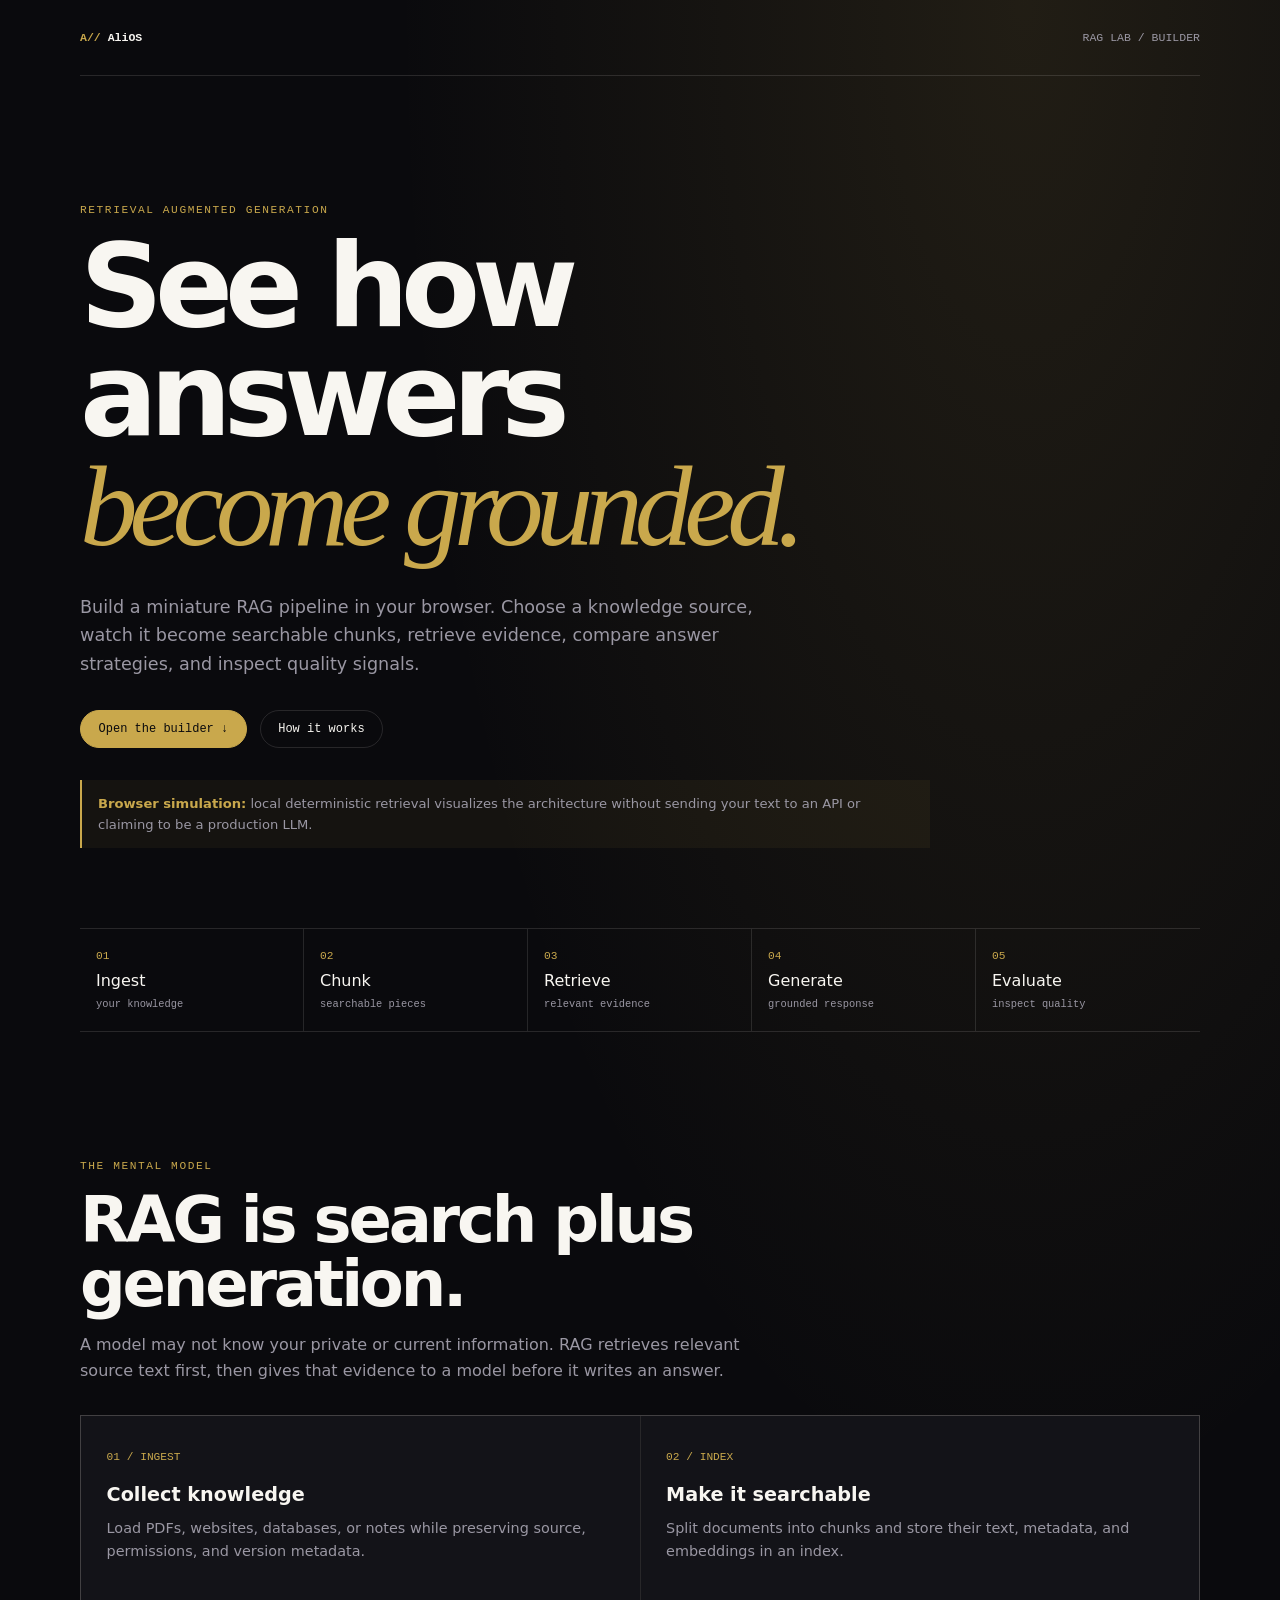
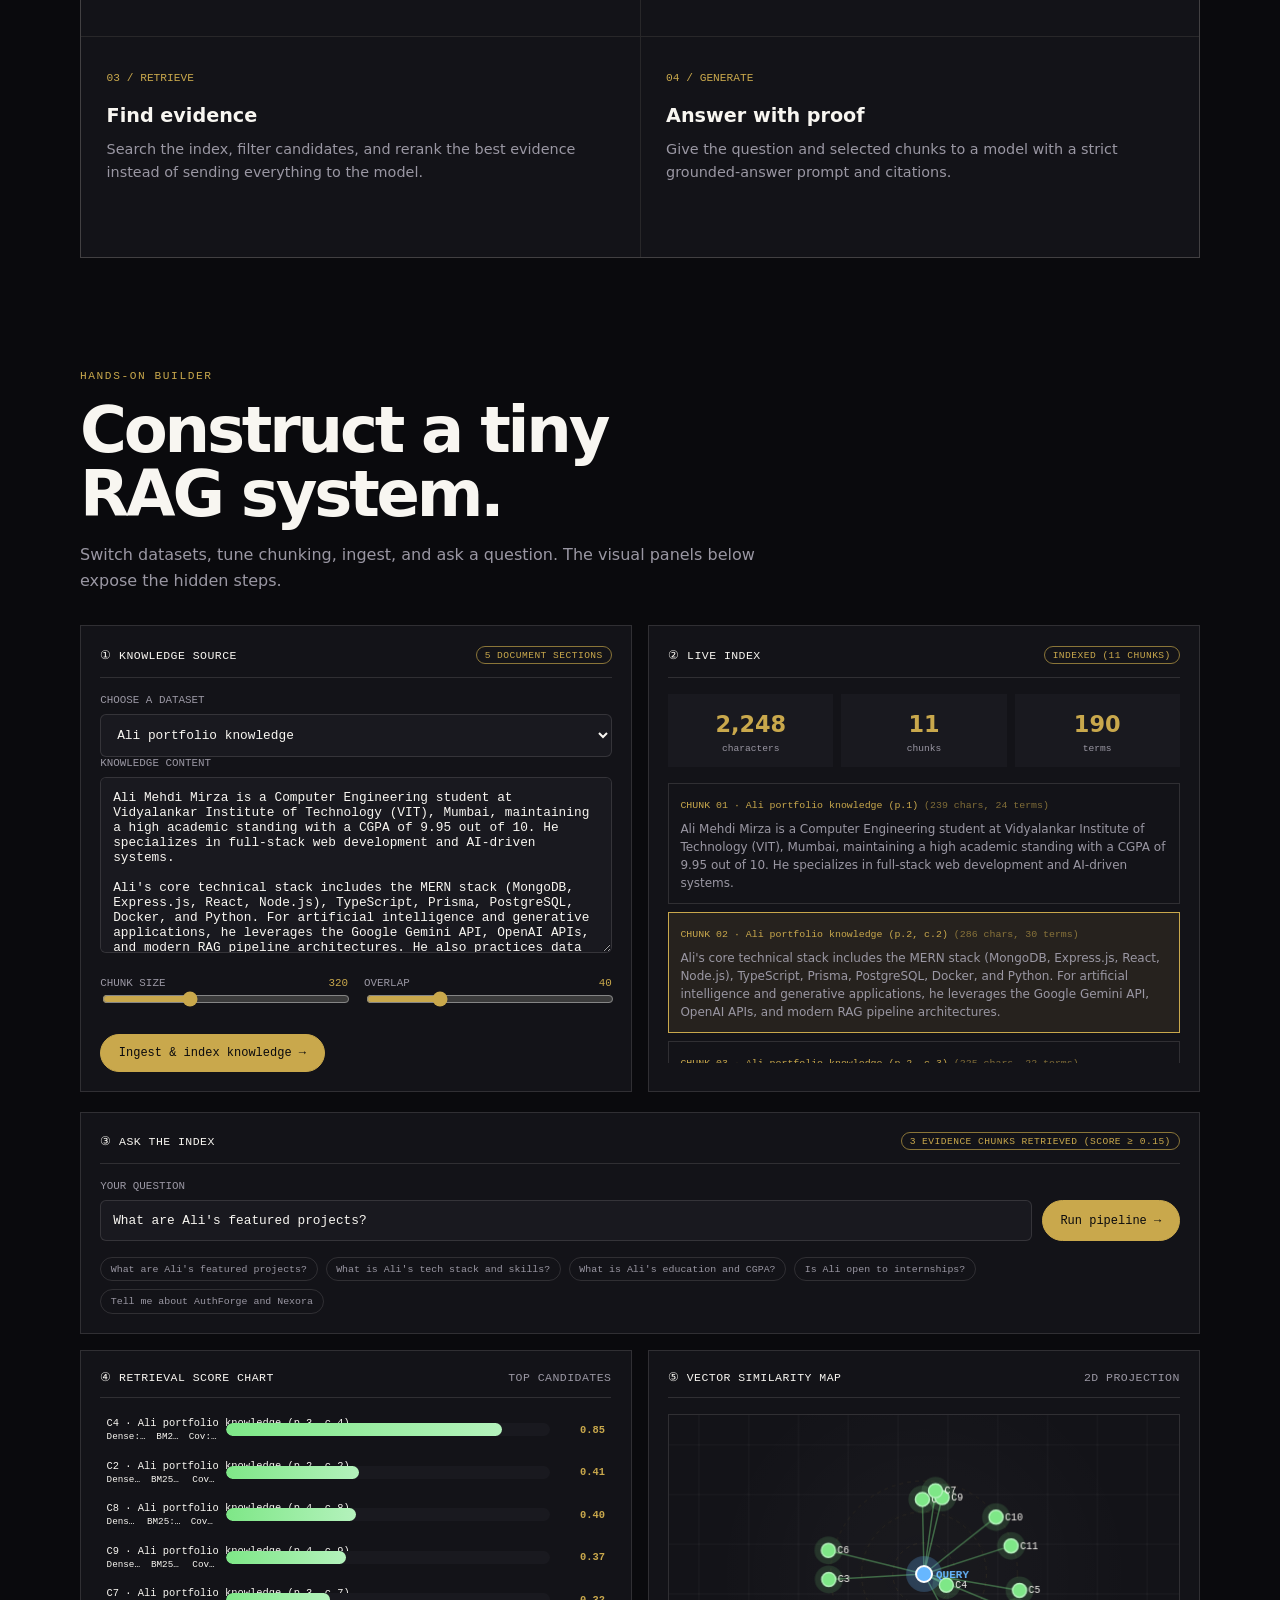
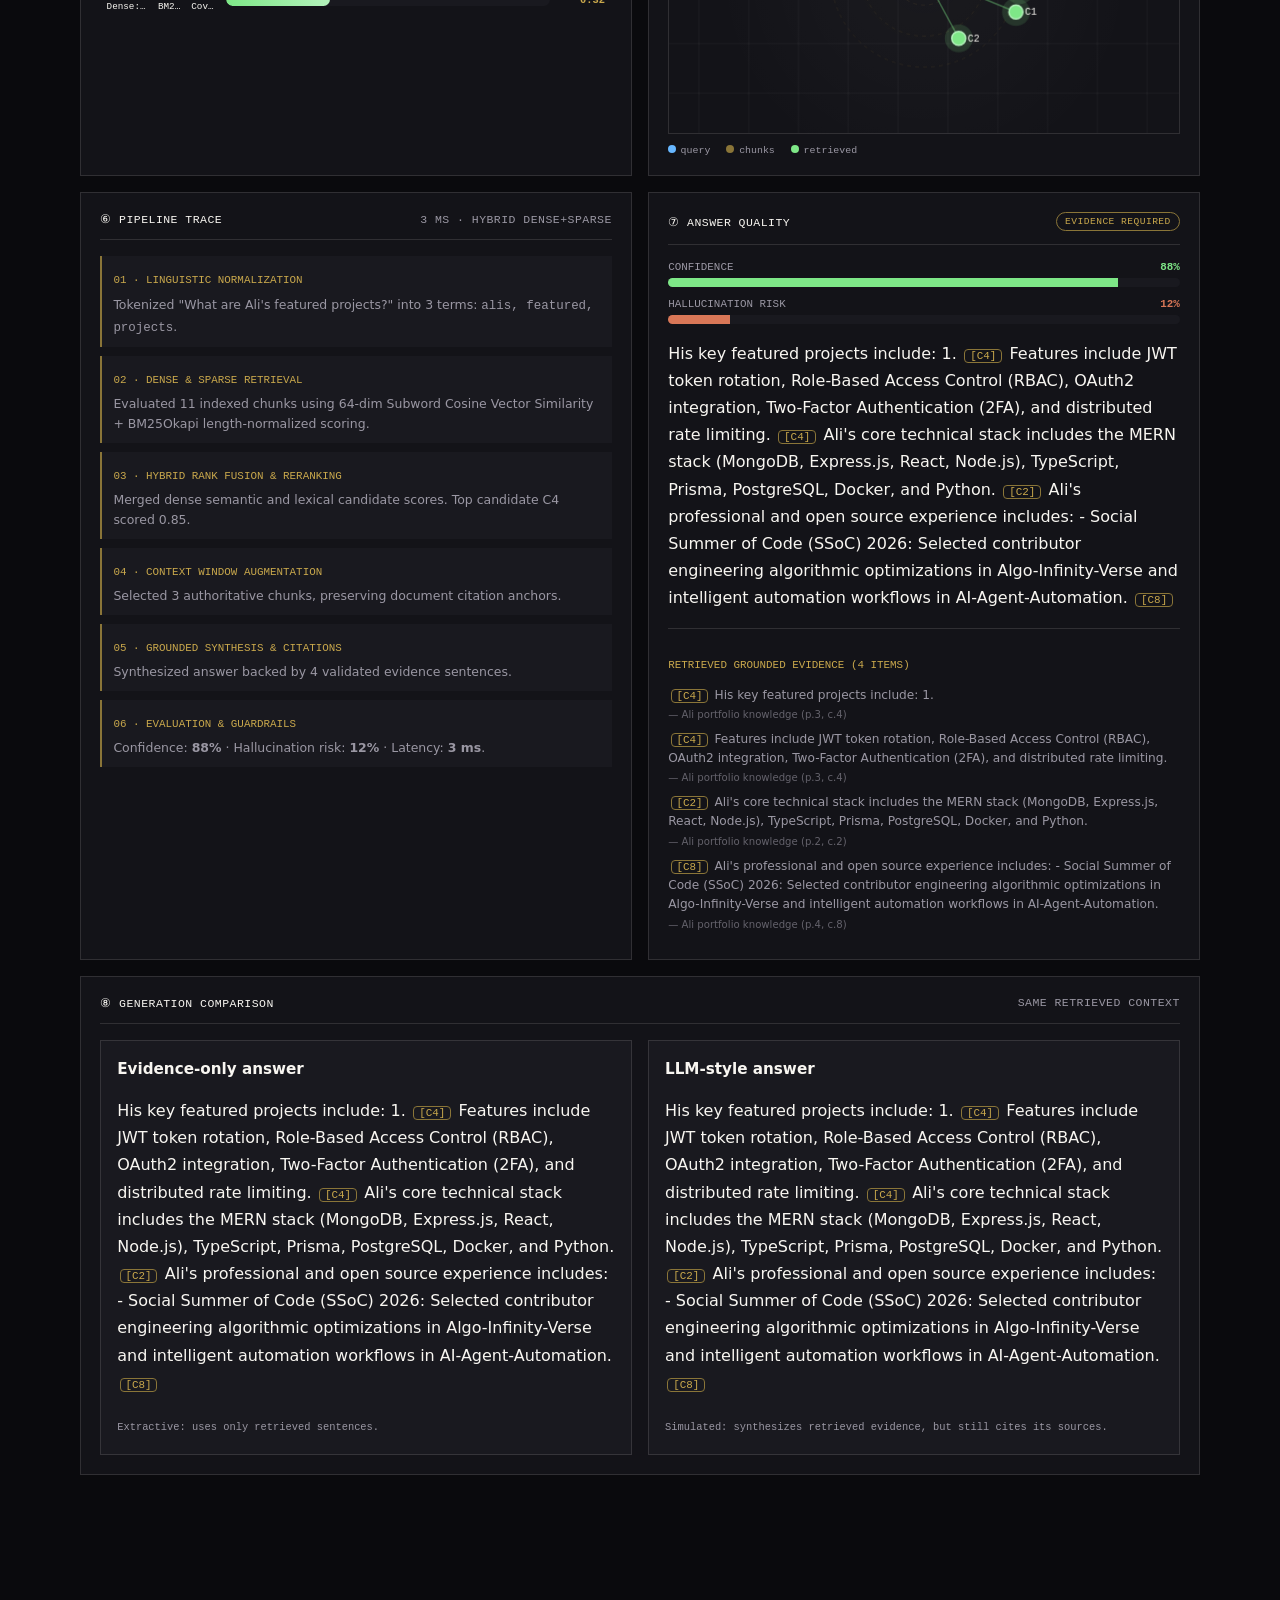
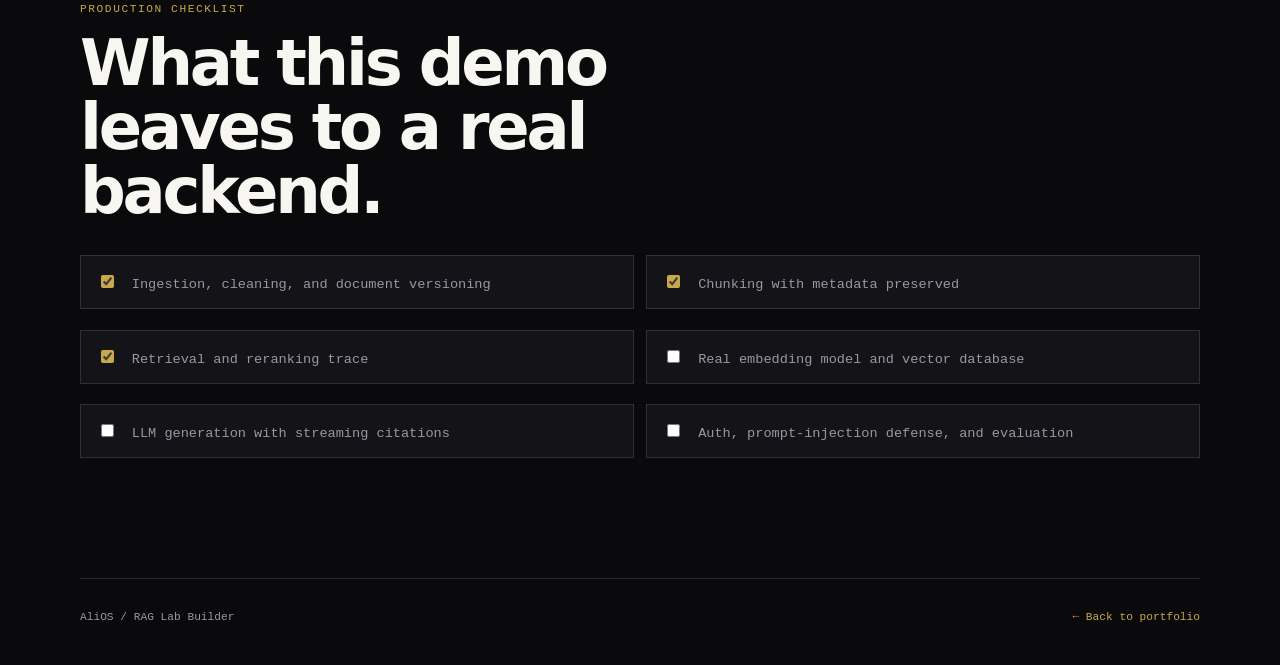
<file: rag-lab.html>
<!doctype html>
<html lang="en">
<head>
  <meta charset="utf-8" />
  <meta name="viewport" content="width=device-width, initial-scale=1" />
  <title>RAG Lab — AliOS</title>
  <meta name="description" content="An interactive browser-based RAG system builder." />
  <link rel="stylesheet" href="rag-lab.css" />
</head>
<body>
  <main class="shell">
    <nav class="topbar"><a href="index.html" class="brand">A// AliOS</a><span class="status">RAG LAB / BUILDER</span></nav>
    <header class="hero">
      <p class="eyebrow">Retrieval augmented generation</p>
      <h1>See how answers<br><em>become grounded.</em></h1>
      <p class="lede">Build a miniature RAG pipeline in your browser. Choose a knowledge source, watch it become searchable chunks, retrieve evidence, compare answer strategies, and inspect quality signals.</p>
      <div class="hero-actions"><a class="button primary" href="#builder">Open the builder ↓</a><a class="button" href="#how-it-works">How it works</a></div>
      <div class="notice"><strong>Browser simulation:</strong> local deterministic retrieval visualizes the architecture without sending your text to an API or claiming to be a production LLM.</div>
    </header>

    <section class="metrics"><div><strong>01</strong><span>Ingest</span><small>your knowledge</small></div><div><strong>02</strong><span>Chunk</span><small>searchable pieces</small></div><div><strong>03</strong><span>Retrieve</span><small>relevant evidence</small></div><div><strong>04</strong><span>Generate</span><small>grounded response</small></div><div><strong>05</strong><span>Evaluate</span><small>inspect quality</small></div></section>

    <section id="how-it-works" class="section"><div class="section-heading"><p class="eyebrow">The mental model</p><h2>RAG is search plus generation.</h2><p>A model may not know your private or current information. RAG retrieves relevant source text first, then gives that evidence to a model before it writes an answer.</p></div><div class="pipeline"><article><b>01 / INGEST</b><h3>Collect knowledge</h3><p>Load PDFs, websites, databases, or notes while preserving source, permissions, and version metadata.</p></article><article><b>02 / INDEX</b><h3>Make it searchable</h3><p>Split documents into chunks and store their text, metadata, and embeddings in an index.</p></article><article><b>03 / RETRIEVE</b><h3>Find evidence</h3><p>Search the index, filter candidates, and rerank the best evidence instead of sending everything to the model.</p></article><article><b>04 / GENERATE</b><h3>Answer with proof</h3><p>Give the question and selected chunks to a model with a strict grounded-answer prompt and citations.</p></article></div></section>

    <section id="builder" class="section builder-section"><div class="section-heading"><p class="eyebrow">Hands-on builder</p><h2>Construct a tiny RAG system.</h2><p>Switch datasets, tune chunking, ingest, and ask a question. The visual panels below expose the hidden steps.</p></div>
      <div class="builder-grid">
        <div class="panel source-panel"><div class="panel-title"><span>① Knowledge source</span><span id="doc-count" class="pill">0 documents</span></div><label for="source-select">Choose a dataset</label><select id="source-select"><option value="portfolio">Ali portfolio knowledge</option><option value="rag">RAG engineering guide</option><option value="product">Product support notes</option><option value="custom">Custom notes</option></select><label for="source-text">Knowledge content</label><textarea id="source-text" rows="10"></textarea><div class="controls"><label>Chunk size <output id="chunk-size-value">320</output><input id="chunk-size" type="range" min="120" max="700" step="20" value="320"></label><label>Overlap <output id="overlap-value">40</output><input id="overlap" type="range" min="0" max="140" step="10" value="40"></label></div><button id="ingest-btn" class="button primary" type="button">Ingest & index knowledge →</button></div>
        <div class="panel index-panel"><div class="panel-title"><span>② Live index</span><span id="index-status" class="status-badge">Not indexed</span></div><div class="index-stats"><div><strong id="source-characters">0</strong><small>characters</small></div><div><strong id="chunk-count">0</strong><small>chunks</small></div><div><strong id="vocab-count">0</strong><small>terms</small></div></div><div id="chunk-preview" class="chunk-preview"><p class="empty">Ingest knowledge to see indexed chunks.</p></div></div>
      </div>
      <div class="panel query-panel"><div class="panel-title"><span>③ Ask the index</span><span id="query-status" class="status-badge">Waiting for index</span></div><form id="rag-form"><label for="rag-query">Your question</label><div class="input-row"><input id="rag-query" value="How do I improve retrieval quality?" autocomplete="off"><button class="button primary" type="submit">Run pipeline →</button></div></form><div class="quick-queries"><button type="button" data-query="How do I improve retrieval quality?">retrieval quality</button><button type="button" data-query="What makes chunking effective?">chunking</button><button type="button" data-query="How do I make a RAG system production ready?">production readiness</button></div></div>
      <div class="visual-grid"><div class="panel chart-panel"><div class="panel-title"><span>④ Retrieval score chart</span><span class="muted">top candidates</span></div><div id="score-chart" class="score-chart"><p class="empty">Run a query to score chunks.</p></div></div><div class="panel graph-panel"><div class="panel-title"><span>⑤ Vector similarity map</span><span class="muted">2D projection</span></div><div class="graph-wrap"><canvas id="vector-graph" width="620" height="320" aria-label="Vector similarity visualization"></canvas><div id="graph-tooltip" class="graph-tooltip"></div></div><div class="legend"><span><i class="dot query-dot"></i>query</span><span><i class="dot chunk-dot"></i>chunks</span><span><i class="dot selected-dot"></i>retrieved</span></div></div></div>
      <div class="run-layout"><div class="panel trace-panel"><div class="panel-title"><span>⑥ Pipeline trace</span><span id="trace-time" class="muted">—</span></div><div id="trace" class="trace"><p class="empty">Run a question to inspect each RAG stage.</p></div></div><div class="panel answer-panel"><div class="panel-title"><span>⑦ Answer quality</span><span class="status-badge grounded">Evidence required</span></div><div class="meter-wrap"><div class="meter-label"><span>Confidence</span><strong id="confidence-value">—</strong></div><div class="meter"><i id="confidence-meter"></i></div><div class="meter-label risk"><span>Hallucination risk</span><strong id="risk-value">—</strong></div><div class="meter risk-meter"><i id="risk-meter"></i></div></div><div id="answer" class="answer"><p class="empty">Your answer comparison will appear here with citations.</p></div></div></div>
      <div class="panel compare-panel"><div class="panel-title"><span>⑧ Generation comparison</span><span class="muted">same retrieved context</span></div><div class="comparison"><article><h3>Evidence-only answer</h3><p id="evidence-answer" class="answer-text empty">Waiting for a query.</p><small>Extractive: uses only retrieved sentences.</small></article><article><h3>LLM-style answer</h3><p id="llm-answer" class="answer-text empty">Waiting for a query.</p><small>Simulated: synthesizes retrieved evidence, but still cites its sources.</small></article></div></div>
    </section>

    <section class="section glossary"><div class="section-heading"><p class="eyebrow">Production checklist</p><h2>What this demo leaves to a real backend.</h2></div><div class="check-grid"><label><input type="checkbox" checked> Ingestion, cleaning, and document versioning</label><label><input type="checkbox" checked> Chunking with metadata preserved</label><label><input type="checkbox" checked> Retrieval and reranking trace</label><label><input type="checkbox"> Real embedding model and vector database</label><label><input type="checkbox"> LLM generation with streaming citations</label><label><input type="checkbox"> Auth, prompt-injection defense, and evaluation</label></div></section>
    <footer><span>AliOS / RAG Lab Builder</span><a href="index.html">← Back to portfolio</a></footer>
  </main><script src="rag-engine.js"></script><script src="rag-lab.js"></script>
</body></html>
</file>
<file: rag-lab.css>
:root{--bg:#0a0a0d;--panel:#131318;--panel2:#19191f;--ink:#f8f6f1;--muted:#9a97a3;--faint:#6b6b7a;--line:rgba(248,246,241,.12);--gold:#c9a84c;--gold2:#8a7538;--green:#7ee787;--red:#d97757;--blue:#67b7ff;--mono:"DM Mono",monospace;--ui:"Space Grotesk",system-ui,sans-serif}*{box-sizing:border-box}html{scroll-behavior:smooth}body{margin:0;background:radial-gradient(70% 40% at 80% 0%,rgba(201,168,76,.12),transparent 70%),var(--bg);color:var(--ink);font-family:var(--ui);line-height:1.6}.shell{width:min(1120px,calc(100% - 3rem));margin:auto}.topbar{height:76px;display:flex;align-items:center;justify-content:space-between;border-bottom:1px solid var(--line);font:.72rem var(--mono)}.brand{color:var(--ink);text-decoration:none;font-weight:bold}.brand:first-letter,.eyebrow{color:var(--gold)}.status,.muted{color:var(--muted)}.hero{padding:clamp(4rem,10vw,8rem) 0 5rem;max-width:850px}.eyebrow{font:500 .7rem var(--mono);letter-spacing:.14em;text-transform:uppercase;margin:0 0 1rem}.hero h1{font-size:clamp(3.3rem,9vw,7.4rem);line-height:.95;letter-spacing:-.07em;margin:0 0 2rem}.hero h1 em{color:var(--gold);font-family:Georgia,serif;font-weight:400}.lede{color:var(--muted);font-size:1.1rem;max-width:700px}.hero-actions{display:flex;gap:.8rem;flex-wrap:wrap;margin-top:2rem}.button{display:inline-block;border:1px solid var(--line);border-radius:999px;color:var(--ink);background:transparent;padding:.7rem 1.1rem;font:500 .75rem var(--mono);text-decoration:none;cursor:pointer;transition:.15s}.button:hover{border-color:var(--gold);color:var(--gold)}.button.primary{background:var(--gold);border-color:var(--gold);color:var(--bg)}.notice{border-left:2px solid var(--gold);background:rgba(201,168,76,.06);padding:.8rem 1rem;margin-top:2rem;color:var(--muted);font-size:.82rem}.notice strong{color:var(--gold)}.metrics{display:grid;grid-template-columns:repeat(5,1fr);border-block:1px solid var(--line);margin-bottom:8rem}.metrics div{padding:1.3rem 1rem;border-right:1px solid var(--line)}.metrics div:last-child{border:0}.metrics strong,.metrics span,.metrics small{display:block}.metrics strong{color:var(--gold);font:.7rem var(--mono)}.metrics span{margin-top:.4rem}.metrics small{color:var(--muted);font:.65rem var(--mono);margin-top:.3rem}.section{padding:0 0 7rem}.section-heading{max-width:680px;margin-bottom:2rem}.section h2{font-size:clamp(2rem,5vw,4rem);line-height:1;margin:.2rem 0 1rem;letter-spacing:-.05em}.section-heading p:not(.eyebrow){color:var(--muted)}.pipeline{display:grid;grid-template-columns:repeat(2,1fr);gap:1px;background:var(--line);border:1px solid var(--line)}.pipeline article{background:var(--panel);padding:1.6rem;min-height:220px}.pipeline b{color:var(--gold);font:.7rem var(--mono)}.pipeline h3{font-size:1.2rem;margin:.8rem 0 .4rem}.pipeline p{color:var(--muted);font-size:.9rem;margin:0}.builder-grid,.visual-grid,.run-layout{display:grid;grid-template-columns:1fr 1fr;gap:1rem}.panel{background:var(--panel);border:1px solid var(--line);padding:1.2rem;margin-bottom:1rem}.panel-title{display:flex;justify-content:space-between;align-items:center;border-bottom:1px solid var(--line);padding-bottom:.8rem;margin-bottom:1rem;font:.72rem var(--mono);text-transform:uppercase;letter-spacing:.04em}.pill,.status-badge{border:1px solid var(--gold2);border-radius:999px;color:var(--gold);padding:.18rem .5rem;font-size:.6rem}.status-badge{color:var(--green);border-color:rgba(126,231,135,.3)}.status-badge.grounded{color:var(--gold);border-color:var(--gold2)}label{display:block;color:var(--muted);font:.68rem var(--mono);text-transform:uppercase;margin-bottom:.5rem}textarea,input,select{width:100%;background:var(--panel2);border:1px solid var(--line);border-radius:6px;color:var(--ink);padding:.75rem;font:.8rem var(--mono);resize:vertical}select{cursor:pointer}textarea:focus,input:focus,select:focus{outline:1px solid var(--gold)}.controls{display:grid;grid-template-columns:1fr 1fr;gap:1rem;margin:1rem 0}.controls output{float:right;color:var(--gold)}input[type=range]{padding:0;accent-color:var(--gold);border:0;background:transparent}.index-stats{display:grid;grid-template-columns:repeat(3,1fr);gap:.5rem;margin-bottom:1rem}.index-stats div{background:var(--panel2);padding:.8rem;text-align:center}.index-stats strong,.index-stats small{display:block}.index-stats strong{font-size:1.4rem;color:var(--gold)}.index-stats small{font:.6rem var(--mono);color:var(--muted)}.chunk-preview{display:grid;gap:.5rem;max-height:280px;overflow:auto}.chunk{border:1px solid var(--line);padding:.7rem;font-size:.75rem;color:var(--muted)}.chunk b{color:var(--gold);font:.62rem var(--mono)}.empty{color:var(--faint);font-size:.82rem}.query-panel{margin-top:.2rem}.input-row{display:flex;gap:.6rem}.input-row input{flex:1}.quick-queries{display:flex;gap:.5rem;flex-wrap:wrap;margin-top:1rem}.quick-queries button{border:1px solid var(--line);background:transparent;border-radius:999px;color:var(--muted);padding:.35rem .6rem;font:.62rem var(--mono);cursor:pointer}.quick-queries button:hover{color:var(--gold);border-color:var(--gold)}.score-chart{display:grid;gap:.7rem}.score-row{display:grid;grid-template-columns:110px 1fr 45px;gap:.6rem;align-items:center;font:.65rem var(--mono)}.score-row span{overflow:hidden;text-overflow:ellipsis;white-space:nowrap;color:var(--muted)}.bar{height:13px;background:var(--panel2);border-radius:999px;overflow:hidden}.bar i{display:block;height:100%;background:linear-gradient(90deg,var(--gold2),var(--gold));border-radius:inherit;transition:width .4s}.score-row.selected span{color:var(--ink)}.score-row.selected .bar i{background:linear-gradient(90deg,var(--green),#b4f2bc)}.score-value{color:var(--gold);text-align:right}.graph-panel canvas{width:100%;height:auto;display:block;background:radial-gradient(circle at center,rgba(255,255,255,.03),transparent 70%);border:1px solid var(--line)}.legend{display:flex;gap:1rem;margin-top:.7rem;color:var(--muted);font:.62rem var(--mono)}.dot{display:inline-block;width:8px;height:8px;border-radius:50%;margin-right:.3rem}.query-dot{background:var(--blue)}.chunk-dot{background:var(--gold2)}.selected-dot{background:var(--green)}.trace{display:grid;gap:.55rem}.trace-step{border-left:2px solid var(--gold2);padding:.55rem .7rem;background:var(--panel2)}.trace-step b{font:.68rem var(--mono);color:var(--gold)}.trace-step p{font-size:.78rem;color:var(--muted);margin:.25rem 0 0}.answer{min-height:130px}.answer-text{font-size:1rem;line-height:1.7}.citation{display:inline-block;color:var(--gold);font:.68rem var(--mono);border:1px solid var(--gold2);border-radius:4px;padding:0 .3rem;margin:0 .15rem}.evidence{border-top:1px solid var(--line);margin-top:1rem;padding-top:1rem}.evidence h4{font:.68rem var(--mono);color:var(--gold);text-transform:uppercase}.evidence p{font-size:.76rem;color:var(--muted);margin:.4rem 0}.meter-wrap{margin-bottom:1rem}.meter-label{display:flex;justify-content:space-between;color:var(--muted);font:.68rem var(--mono);text-transform:uppercase}.meter-label strong{color:var(--green)}.meter-label.risk{margin-top:.7rem}.meter-label.risk strong{color:var(--red)}.meter{height:9px;background:var(--panel2);border-radius:999px;margin:.3rem 0;overflow:hidden}.meter i{display:block;width:0;height:100%;background:var(--green);transition:width .4s}.risk-meter i{background:var(--red)}.comparison{display:grid;grid-template-columns:1fr 1fr;gap:1rem}.comparison article{background:var(--panel2);border:1px solid var(--line);padding:1rem}.comparison h3{margin:0 0 .5rem;font-size:.95rem}.comparison p{min-height:90px}.comparison small{color:var(--muted);font:.65rem var(--mono)}.check-grid{display:grid;grid-template-columns:1fr 1fr;gap:.8rem}.check-grid label{background:var(--panel);border:1px solid var(--line);padding:1rem;color:var(--muted);font-size:.85rem;text-transform:none}.check-grid input{width:auto;accent-color:var(--gold);margin-right:.6rem}footer{border-top:1px solid var(--line);padding:2rem 0;display:flex;justify-content:space-between;color:var(--muted);font:.7rem var(--mono)}footer a{color:var(--gold);text-decoration:none}@media(max-width:760px){.shell{width:min(100% - 2rem,1120px)}.metrics{grid-template-columns:repeat(2,1fr);margin-bottom:5rem}.metrics div:nth-child(2n){border-right:0}.metrics div:last-child{grid-column:span 2}.pipeline,.builder-grid,.visual-grid,.run-layout,.check-grid,.comparison{grid-template-columns:1fr}.hero{padding-top:5rem}.input-row{flex-direction:column}.input-row .button{width:100%}.controls{grid-template-columns:1fr}footer{flex-direction:column;gap:1rem}}
.citation{cursor:pointer;transition:all .2s ease}.citation:hover{background:var(--gold);color:var(--bg);box-shadow:0 0 8px rgba(201,168,76,.6)}.chunk{transition:border-color .2s,background .2s}.chunk.highlighted{border-color:var(--gold);background:rgba(201,168,76,.1)}.score-row{cursor:pointer;padding:.2rem .4rem;border-radius:4px;transition:background .15s}.score-row:hover{background:var(--panel2)}.score-breakdown{font-size:.58rem;color:var(--muted);margin-top:2px;display:flex;gap:.5rem}.score-tag{color:var(--faint)}.score-tag b{color:var(--gold)}
.graph-wrap{position:relative}.graph-tooltip{position:absolute;pointer-events:none;background:rgba(19,19,24,.95);border:1px solid var(--gold);padding:.4rem .6rem;border-radius:4px;font:.65rem var(--mono);color:var(--ink);box-shadow:0 4px 12px rgba(0,0,0,.6);transform:translate(-50%,-120%);opacity:0;transition:opacity .15s;z-index:20;white-space:nowrap}.graph-tooltip.visible{opacity:1}
</file>
